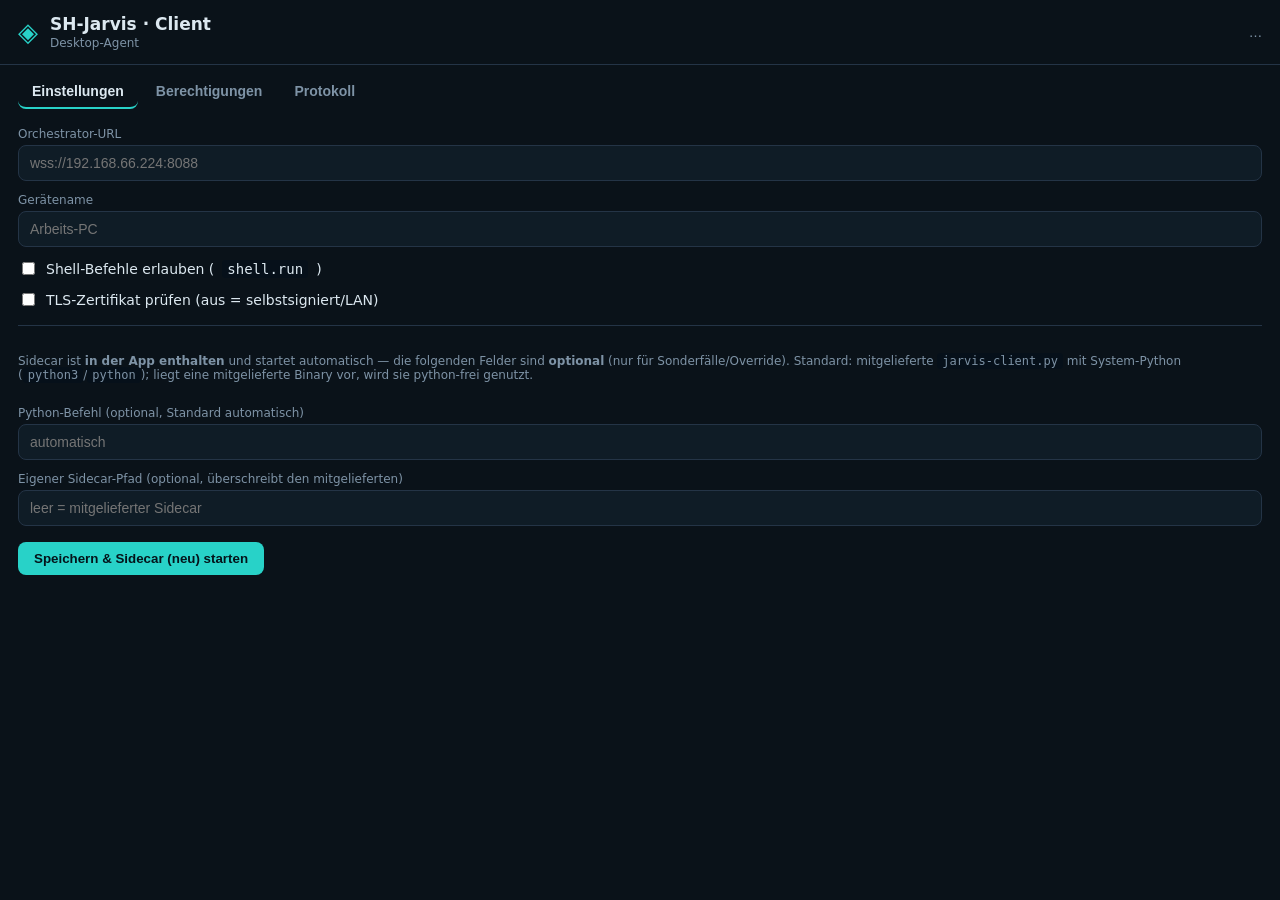
<file: deploy/desktop/ui/index.html>
<!DOCTYPE html>
<html lang="de">
<head>
  <meta charset="UTF-8">
  <meta name="viewport" content="width=device-width, initial-scale=1.0">
  <title>SH-Jarvis · Client</title>
  <link rel="stylesheet" href="style.css">
</head>
<body>
  <header>
    <span class="logo">◈</span>
    <div><h1>SH-Jarvis · Client</h1><span class="sub">Desktop-Agent</span></div>
    <span id="status" class="status">…</span>
  </header>

  <nav>
    <button class="tab active" data-tab="settings">Einstellungen</button>
    <button class="tab" data-tab="policy">Berechtigungen</button>
    <button class="tab" data-tab="audit">Protokoll</button>
  </nav>

  <main>
    <section data-tab="settings" class="panel">
      <label>Orchestrator-URL <input id="server" placeholder="wss://192.168.66.224:8088"></label>
      <label>Gerätename <input id="name" placeholder="Arbeits-PC"></label>
      <label class="row"><input type="checkbox" id="allow_shell"> Shell-Befehle erlauben (<code>shell.run</code>)</label>
      <label class="row"><input type="checkbox" id="verify_tls"> TLS-Zertifikat prüfen (aus = selbstsigniert/LAN)</label>
      <hr>
      <p class="muted">Sidecar ist <b>in der App enthalten</b> und startet automatisch — die folgenden Felder
        sind <b>optional</b> (nur für Sonderfälle/Override). Standard: mitgelieferte
        <code>jarvis-client.py</code> mit System-Python (<code>python3</code>/<code>python</code>); liegt eine
        mitgelieferte Binary vor, wird sie python-frei genutzt.</p>
      <label>Python-Befehl (optional, Standard automatisch) <input id="python_cmd" placeholder="automatisch"></label>
      <label>Eigener Sidecar-Pfad (optional, überschreibt den mitgelieferten)
        <input id="script_path" placeholder="leer = mitgelieferter Sidecar"></label>
      <div class="actions">
        <button id="save-settings">Speichern &amp; Sidecar (neu) starten</button>
        <span id="settings-status" class="muted"></span>
      </div>
    </section>

    <section data-tab="policy" class="panel hidden">
      <p class="muted">Lokale Sicherheits-Richtlinie (<code>policy.json</code>): je Aktion
        <b>allow</b>/<b>ask</b>/<b>deny</b>, optionale Pfad-Scopes. Der Client setzt das selbst durch —
        auch wenn der Server etwas anderes schickt.</p>
      <textarea id="policy" spellcheck="false"></textarea>
      <div class="actions">
        <button id="save-policy">Richtlinie speichern</button>
        <button id="reload-policy" class="secondary">Neu laden</button>
        <span id="policy-status" class="muted"></span>
      </div>
    </section>

    <section data-tab="audit" class="panel hidden">
      <p class="muted">Letzte 100 protokollierten Entscheidungen (lokales Audit-Log).</p>
      <div class="actions"><button id="reload-audit" class="secondary">Aktualisieren</button></div>
      <pre id="audit"></pre>
    </section>
  </main>

  <script src="main.js"></script>
</body>
</html>
</file>
<file: deploy/desktop/ui/style.css>
:root { --bg:#0a1219; --panel:#0f1c26; --line:#243446; --fg:#dce8f0; --muted:#7e93a6;
        --acc:#28d2c8; --ok:#28d27a; --bad:#e0556a; }
* { box-sizing: border-box; }
body { margin:0; font-family: system-ui, sans-serif; background:var(--bg); color:var(--fg); font-size:14px; }
header { display:flex; align-items:center; gap:12px; padding:14px 18px; border-bottom:1px solid var(--line); }
.logo { color:var(--acc); font-size:26px; }
header h1 { margin:0; font-size:17px; } header .sub { color:var(--muted); font-size:12px; }
.status { margin-left:auto; font-size:13px; color:var(--muted); }
.status.ok { color:var(--ok); } .status.off { color:var(--bad); }
nav { display:flex; gap:4px; padding:10px 18px 0; }
.tab { background:transparent; color:var(--muted); border:none; padding:8px 14px; cursor:pointer;
       border-bottom:2px solid transparent; font-size:14px; }
.tab.active { color:var(--fg); border-bottom-color:var(--acc); }
main { padding:18px; }
.panel { display:flex; flex-direction:column; gap:12px; }
.hidden { display:none; }
label { display:flex; flex-direction:column; gap:4px; color:var(--muted); font-size:12px; }
label.row { flex-direction:row; align-items:center; gap:8px; color:var(--fg); font-size:14px; }
input[type=text], input:not([type]) { background:var(--panel); border:1px solid var(--line);
       color:var(--fg); border-radius:8px; padding:9px 11px; font-size:14px; }
textarea { width:100%; min-height:340px; background:#06101a; border:1px solid var(--line); color:var(--fg);
       border-radius:8px; padding:11px; font-family: ui-monospace, monospace; font-size:12.5px; }
hr { border:none; border-top:1px solid var(--line); margin:4px 0; }
.actions { display:flex; align-items:center; gap:12px; margin-top:4px; }
button { background:var(--acc); color:#04141b; border:none; border-radius:8px; padding:9px 16px;
       font-weight:600; cursor:pointer; }
button.secondary { background:var(--panel); color:var(--fg); border:1px solid var(--line); font-weight:400; }
.muted { color:var(--muted); font-size:12px; }
code { background:#06101a; padding:1px 5px; border-radius:4px; }
pre { background:#06101a; border:1px solid var(--line); border-radius:8px; padding:12px; font-size:12px;
       white-space:pre-wrap; max-height:55vh; overflow:auto; }
</file>
